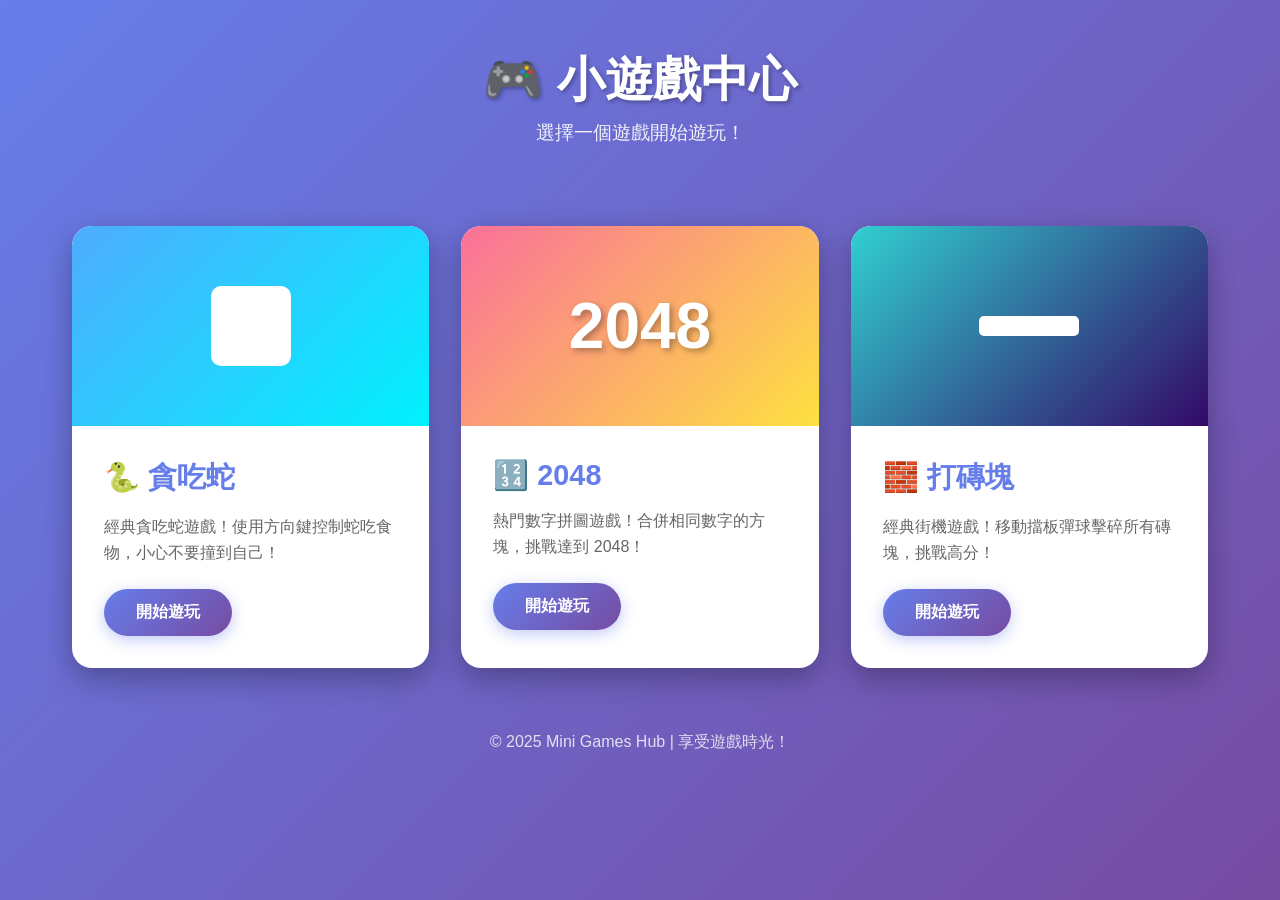
<file: index.html>
<!DOCTYPE html>
<html lang="zh-TW">
<head>
    <meta charset="UTF-8">
    <meta name="viewport" content="width=device-width, initial-scale=1.0">
    <title>小遊戲中心 - Mini Games Hub</title>
    <link rel="stylesheet" href="style.css">
</head>
<body>
    <header>
        <h1>🎮 小遊戲中心</h1>
        <p>選擇一個遊戲開始遊玩！</p>
    </header>

    <div class="games-container">
        <!-- Snake Game Card -->
        <div class="game-card">
            <div class="game-preview snake-preview">
                <div class="snake-demo"></div>
            </div>
            <div class="game-info">
                <h2>🐍 貪吃蛇</h2>
                <p>經典貪吃蛇遊戲！使用方向鍵控制蛇吃食物，小心不要撞到自己！</p>
                <a href="games/snake/index.html" class="play-button">開始遊玩</a>
            </div>
        </div>

        <!-- 2048 Game Card -->
        <div class="game-card">
            <div class="game-preview game-2048-preview">
                <div class="demo-2048">2048</div>
            </div>
            <div class="game-info">
                <h2>🔢 2048</h2>
                <p>熱門數字拼圖遊戲！合併相同數字的方塊，挑戰達到 2048！</p>
                <a href="games/2048/index.html" class="play-button">開始遊玩</a>
            </div>
        </div>

        <!-- Brick Breaker Card -->
        <div class="game-card">
            <div class="game-preview brick-preview">
                <div class="brick-demo"></div>
            </div>
            <div class="game-info">
                <h2>🧱 打磚塊</h2>
                <p>經典街機遊戲！移動擋板彈球擊碎所有磚塊，挑戰高分！</p>
                <a href="games/brick-breaker/index.html" class="play-button">開始遊玩</a>
            </div>
        </div>
    </div>

    <footer>
        <p>© 2025 Mini Games Hub | 享受遊戲時光！</p>
    </footer>
</body>
</html>
</file>
<file: style.css>
* {
    margin: 0;
    padding: 0;
    box-sizing: border-box;
}

body {
    font-family: 'Segoe UI', Tahoma, Geneva, Verdana, sans-serif;
    background: linear-gradient(135deg, #667eea 0%, #764ba2 100%);
    min-height: 100vh;
    color: #333;
}

header {
    text-align: center;
    padding: 3rem 1rem;
    color: white;
}

header h1 {
    font-size: 3rem;
    margin-bottom: 0.5rem;
    text-shadow: 2px 2px 4px rgba(0,0,0,0.3);
}

header p {
    font-size: 1.2rem;
    opacity: 0.9;
}

.games-container {
    max-width: 1200px;
    margin: 0 auto;
    padding: 2rem;
    display: grid;
    grid-template-columns: repeat(auto-fit, minmax(300px, 1fr));
    gap: 2rem;
}

.game-card {
    background: white;
    border-radius: 20px;
    overflow: hidden;
    box-shadow: 0 10px 30px rgba(0,0,0,0.3);
    transition: transform 0.3s ease, box-shadow 0.3s ease;
}

.game-card:hover {
    transform: translateY(-10px);
    box-shadow: 0 15px 40px rgba(0,0,0,0.4);
}

.game-preview {
    height: 200px;
    display: flex;
    align-items: center;
    justify-content: center;
    background: linear-gradient(135deg, #f093fb 0%, #f5576c 100%);
    position: relative;
    overflow: hidden;
}

.snake-preview {
    background: linear-gradient(135deg, #4facfe 0%, #00f2fe 100%);
}

.game-2048-preview {
    background: linear-gradient(135deg, #fa709a 0%, #fee140 100%);
}

.brick-preview {
    background: linear-gradient(135deg, #30cfd0 0%, #330867 100%);
}

.snake-demo {
    width: 80px;
    height: 80px;
    background: white;
    border-radius: 10px;
    animation: float 3s ease-in-out infinite;
}

.demo-2048 {
    font-size: 4rem;
    font-weight: bold;
    color: white;
    text-shadow: 3px 3px 6px rgba(0,0,0,0.3);
    animation: pulse 2s ease-in-out infinite;
}

.brick-demo {
    width: 100px;
    height: 20px;
    background: white;
    border-radius: 5px;
    animation: bounce 1.5s ease-in-out infinite;
}

@keyframes float {
    0%, 100% { transform: translateY(0px); }
    50% { transform: translateY(-20px); }
}

@keyframes pulse {
    0%, 100% { transform: scale(1); }
    50% { transform: scale(1.1); }
}

@keyframes bounce {
    0%, 100% { transform: translateY(0); }
    50% { transform: translateY(-30px); }
}

.game-info {
    padding: 2rem;
}

.game-info h2 {
    font-size: 1.8rem;
    margin-bottom: 1rem;
    color: #667eea;
}

.game-info p {
    color: #666;
    line-height: 1.6;
    margin-bottom: 1.5rem;
}

.play-button {
    display: inline-block;
    padding: 0.8rem 2rem;
    background: linear-gradient(135deg, #667eea 0%, #764ba2 100%);
    color: white;
    text-decoration: none;
    border-radius: 50px;
    font-weight: bold;
    transition: all 0.3s ease;
    box-shadow: 0 4px 15px rgba(102, 126, 234, 0.4);
}

.play-button:hover {
    transform: scale(1.05);
    box-shadow: 0 6px 20px rgba(102, 126, 234, 0.6);
}

footer {
    text-align: center;
    padding: 2rem;
    color: white;
    opacity: 0.8;
}

@media (max-width: 768px) {
    header h1 {
        font-size: 2rem;
    }
    
    .games-container {
        grid-template-columns: 1fr;
        padding: 1rem;
    }
}
</file>
